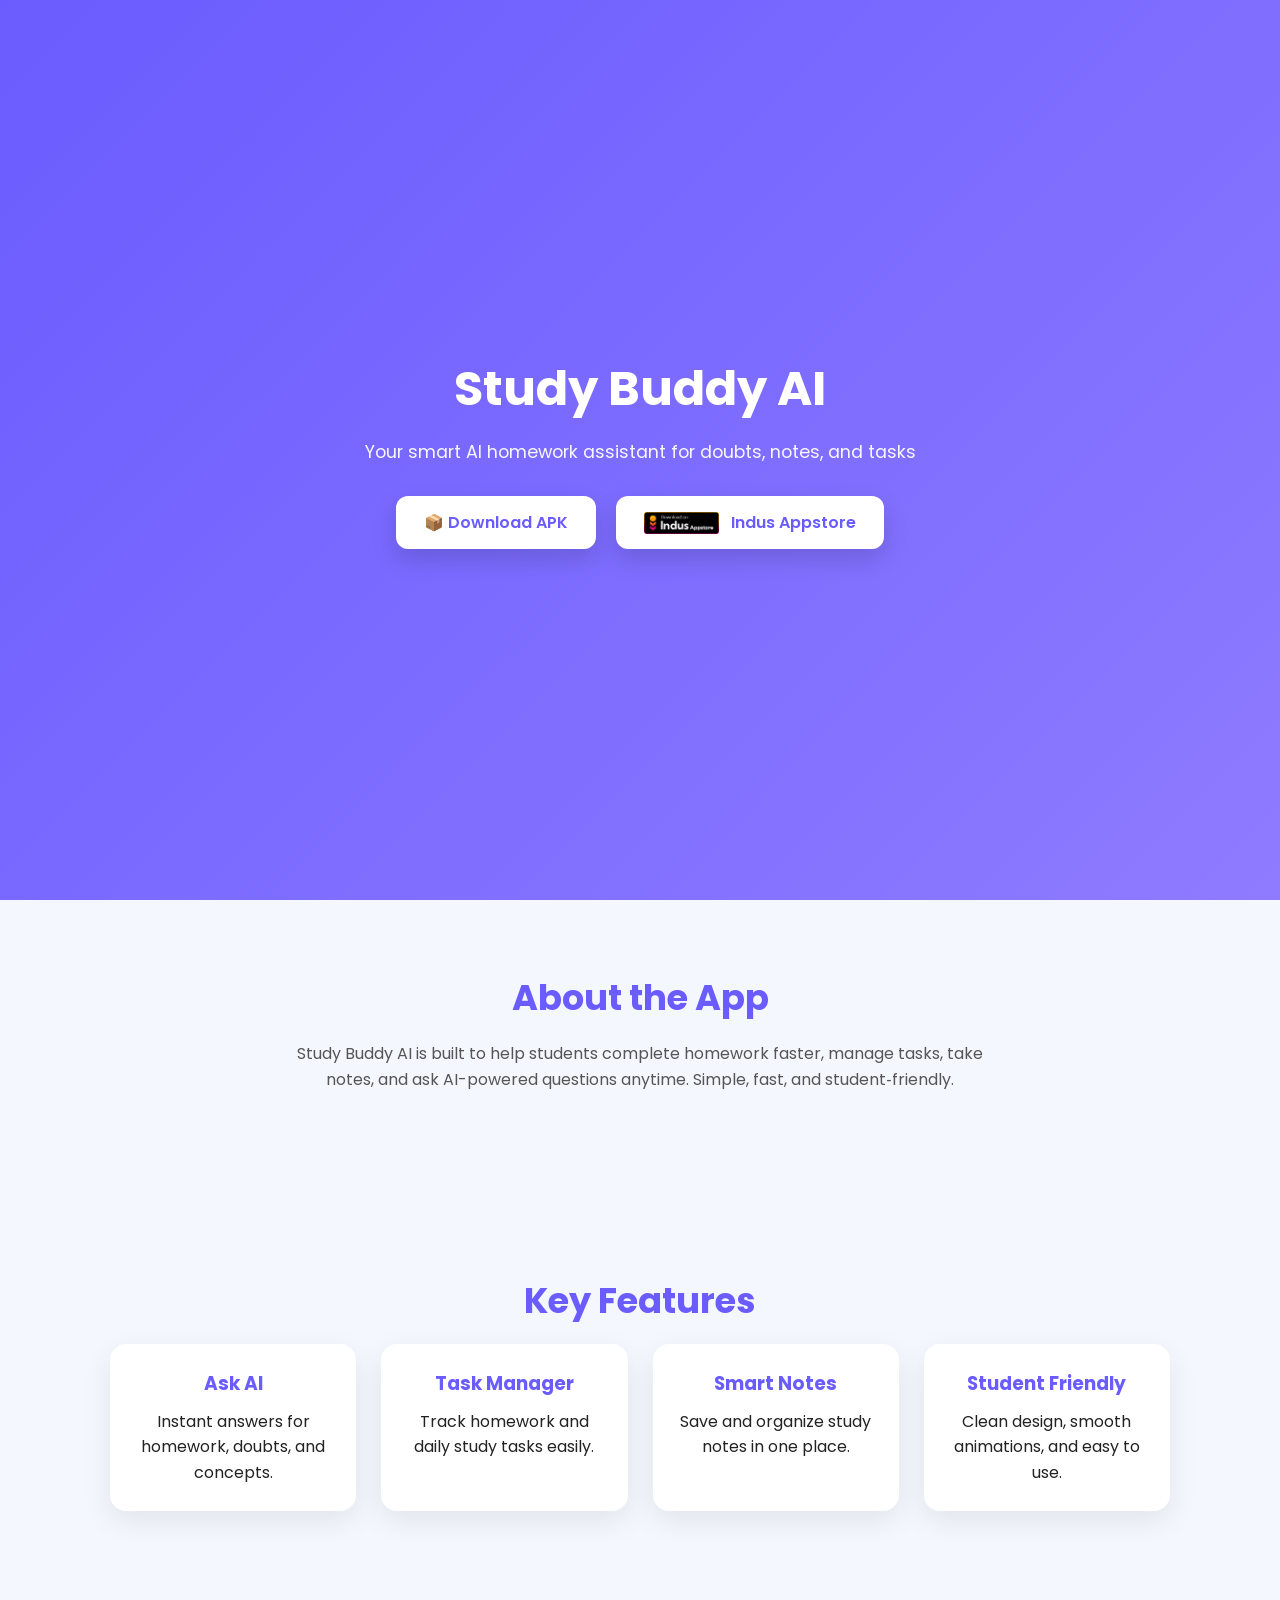
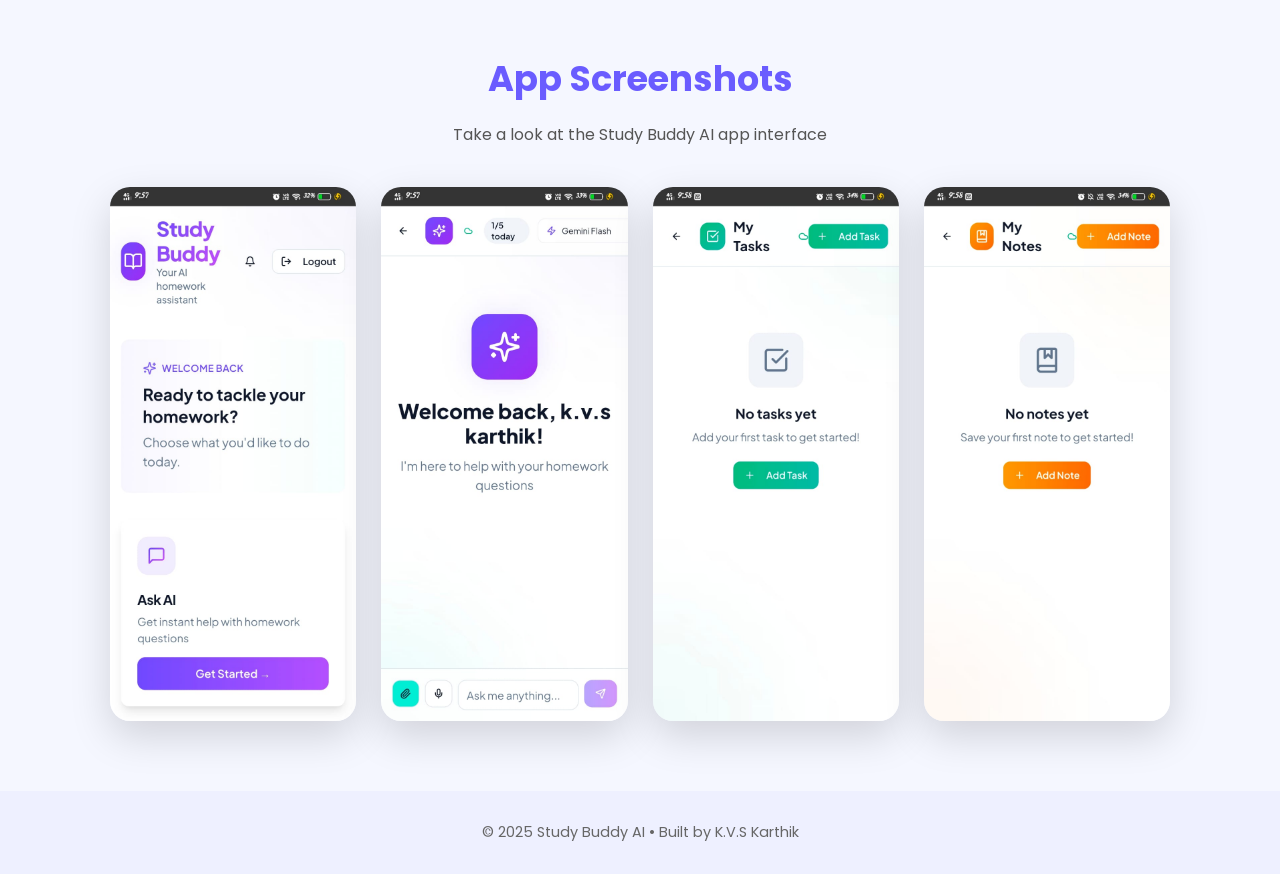
<file: index.html>
<!DOCTYPE html>
<html lang="en">
<head>
  <meta charset="UTF-8" />
  <meta name="viewport" content="width=device-width, initial-scale=1.0" />
  <title>Study Buddy AI – Homework Assistant</title>

  <!-- Google Font -->
  <link href="https://fonts.googleapis.com/css2?family=Poppins:wght@300;400;600;700&display=swap" rel="stylesheet">

  <style>
    * {
      margin: 0;
      padding: 0;
      box-sizing: border-box;
      font-family: 'Poppins', sans-serif;
    }

    body {
      background: #f5f7ff;
      color: #222;
      line-height: 1.6;
    }

    /* HERO */
    .hero {
      min-height: 100vh;
      background: linear-gradient(135deg, #6a5cff, #8e7bff);
      color: white;
      display: flex;
      align-items: center;
      justify-content: center;
      text-align: center;
      padding: 40px 20px;
      animation: fadeIn 1.2s ease;
    }

    .hero h1 {
      font-size: 3rem;
      margin-bottom: 10px;
      animation: slideDown 1s ease;
    }

    .hero p {
      font-size: 1.1rem;
      opacity: 0.95;
      margin-bottom: 30px;
      animation: fadeIn 1.8s ease;
    }

    /* BUTTONS */
    .buttons {
      display: flex;
      gap: 20px;
      justify-content: center;
      flex-wrap: wrap;
    }

    .btn {
      background: white;
      color: #6a5cff;
      padding: 14px 28px;
      border-radius: 12px;
      font-weight: 600;
      text-decoration: none;
      transition: transform 0.3s, box-shadow 0.3s;
      box-shadow: 0 10px 25px rgba(0,0,0,0.15);
      animation: popIn 1.5s ease;
    }

    .btn:hover {
      transform: translateY(-4px);
      box-shadow: 0 16px 35px rgba(0,0,0,0.2);
    }

    .btn img {
      height: 22px;
      vertical-align: middle;
      margin-right: 8px;
    }

    /* SECTION */
    section {
      padding: 70px 20px;
      max-width: 1100px;
      margin: auto;
    }

    section h2 {
      text-align: center;
      font-size: 2.2rem;
      margin-bottom: 15px;
      color: #6a5cff;
    }

    section p.center {
      text-align: center;
      max-width: 700px;
      margin: 0 auto 40px;
      color: #555;
    }

    /* FEATURES */
    .features {
      display: grid;
      grid-template-columns: repeat(auto-fit, minmax(240px, 1fr));
      gap: 25px;
    }

    .feature {
      background: white;
      padding: 25px;
      border-radius: 16px;
      text-align: center;
      box-shadow: 0 10px 30px rgba(0,0,0,0.08);
      transition: transform 0.3s;
    }

    .feature:hover {
      transform: translateY(-6px);
    }

    .feature h3 {
      margin-bottom: 10px;
      color: #6a5cff;
    }

    /* SCREENSHOTS */
    .screenshots {
      display: grid;
      grid-template-columns: repeat(auto-fit, minmax(220px, 1fr));
      gap: 25px;
      align-items: center;
    }

    .screenshots img {
      width: 100%;
      border-radius: 20px;
      box-shadow: 0 15px 40px rgba(0,0,0,0.15);
      transition: transform 0.4s;
    }

    .screenshots img:hover {
      transform: scale(1.05);
    }

    /* FOOTER */
    footer {
      text-align: center;
      padding: 30px 15px;
      background: #eef0ff;
      color: #666;
      font-size: 0.9rem;
    }

    /* ANIMATIONS */
    @keyframes fadeIn {
      from { opacity: 0; }
      to { opacity: 1; }
    }

    @keyframes slideDown {
      from { opacity: 0; transform: translateY(-40px); }
      to { opacity: 1; transform: translateY(0); }
    }

    @keyframes popIn {
      from { opacity: 0; transform: scale(0.8); }
      to { opacity: 1; transform: scale(1); }
    }
  </style>
</head>
<body>

  <!-- HERO -->
  <div class="hero">
    <div>
      <h1>Study Buddy AI</h1>
      <p>Your smart AI homework assistant for doubts, notes, and tasks</p>

      <div class="buttons">
        <a class="btn" href="study-buddy-ai.apk" download>📦 Download APK</a>
        <a class="btn" href="https://indusapp.store/avqtopzy" target="_blank">
          <img src="indus.png" alt="Indus"> Indus Appstore
        </a>
      </div>
    </div>
  </div>

  <!-- ABOUT -->
  <section>
    <h2>About the App</h2>
    <p class="center">
      Study Buddy AI is built to help students complete homework faster, manage tasks, take notes,
      and ask AI-powered questions anytime. Simple, fast, and student‑friendly.
    </p>
  </section>

  <!-- FEATURES -->
  <section>
    <h2>Key Features</h2>
    <div class="features">
      <div class="feature">
        <h3>Ask AI</h3>
        <p>Instant answers for homework, doubts, and concepts.</p>
      </div>
      <div class="feature">
        <h3>Task Manager</h3>
        <p>Track homework and daily study tasks easily.</p>
      </div>
      <div class="feature">
        <h3>Smart Notes</h3>
        <p>Save and organize study notes in one place.</p>
      </div>
      <div class="feature">
        <h3>Student Friendly</h3>
        <p>Clean design, smooth animations, and easy to use.</p>
      </div>
    </div>
  </section>

  <!-- SCREENSHOTS -->
  <section>
    <h2>App Screenshots</h2>
    <p class="center">Take a look at the Study Buddy AI app interface</p>

    <div class="screenshots">
      <img src="screen1.jpeg" alt="Screenshot 1">
      <img src="screen2.jpeg" alt="Screenshot 2">
      <img src="screen3.jpeg" alt="Screenshot 3">
      <img src="screen4.jpeg" alt="Screenshot 4">
    </div>
  </section>

  <!-- FOOTER -->
  <footer>
    © 2025 Study Buddy AI • Built by K.V.S Karthik
  </footer>

</body>
</html>
</file>
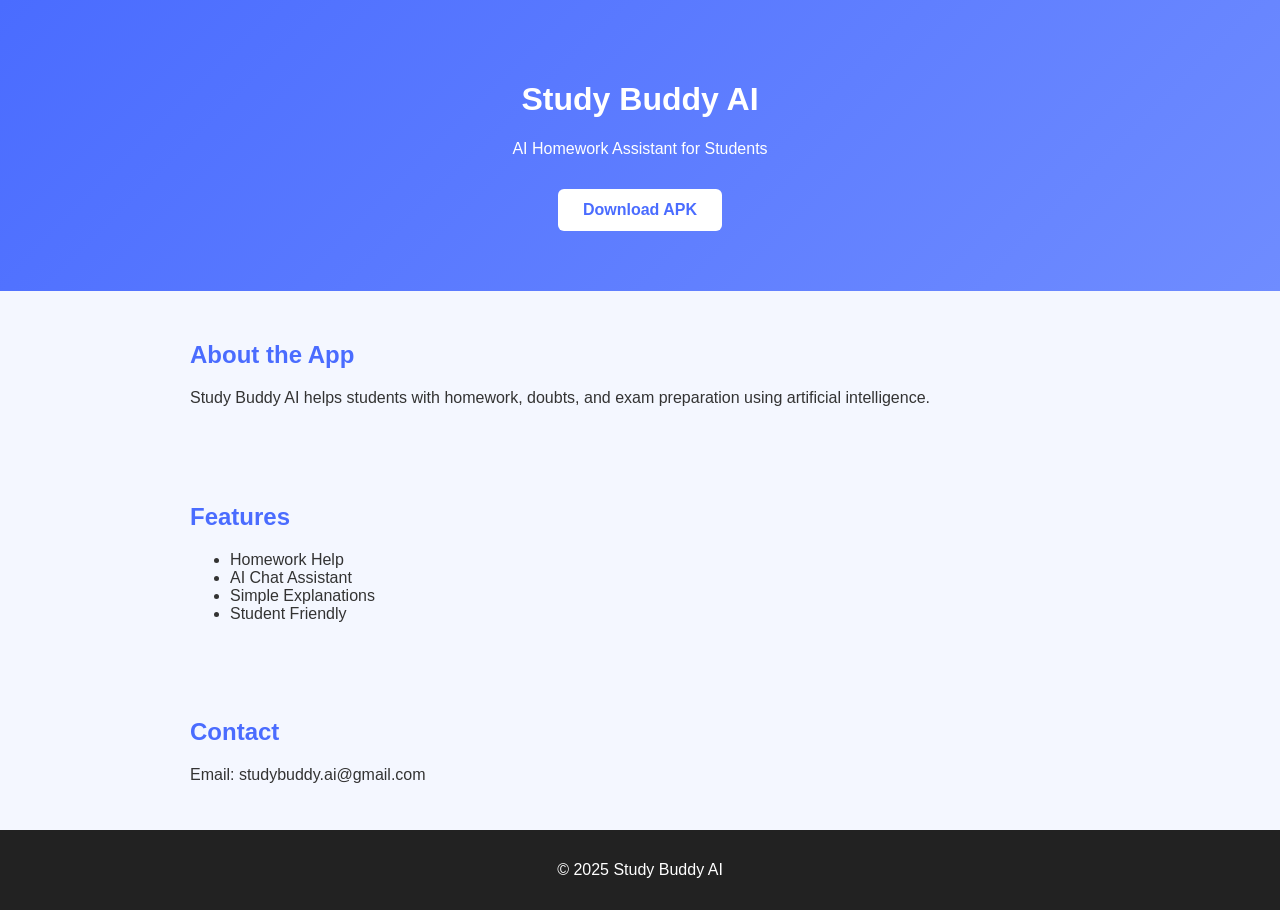
<file: StudyBuddy/index.html>
<!DOCTYPE html>
<html lang="en">
<head>
  <meta charset="UTF-8">
  <title>Study Buddy AI – Homework Assistant</title>
  <link rel="stylesheet" href="style.css">
</head>
<body>

  <header>
    <h1>Study Buddy AI</h1>
    <p>AI Homework Assistant for Students</p>
   <a href="study-buddy-ai.apk" class="btn" download>
  Download APK
</a>

  </header>

  <section>
    <h2>About the App</h2>
    <p>
      Study Buddy AI helps students with homework, doubts, and exam preparation
      using artificial intelligence.
    </p>
  </section>

  <section>
    <h2>Features</h2>
    <ul>
      <li>Homework Help</li>
      <li>AI Chat Assistant</li>
      <li>Simple Explanations</li>
      <li>Student Friendly</li>
    </ul>
  </section>

  <section>
    <h2>Contact</h2>
    <p>Email: studybuddy.ai@gmail.com</p>
  </section>

  <footer>
    <p>© 2025 Study Buddy AI</p>
  </footer>

</body>
</html>
</file>
<file: StudyBuddy/style.css>
body {
  margin: 0;
  font-family: Arial, sans-serif;
  background-color: #f4f7ff;
  color: #333;
}

header {
  background: linear-gradient(135deg, #4a6cff, #6f8cff);
  color: white;
  text-align: center;
  padding: 60px 20px;
}

.btn {
  display: inline-block;
  margin-top: 15px;
  padding: 12px 25px;
  background: white;
  color: #4a6cff;
  text-decoration: none;
  font-weight: bold;
  border-radius: 6px;
}

section {
  max-width: 900px;
  margin: auto;
  padding: 30px 20px;
}

h2 {
  color: #4a6cff;
}

footer {
  background: #222;
  color: white;
  text-align: center;
  padding: 15px;
}
</file>
